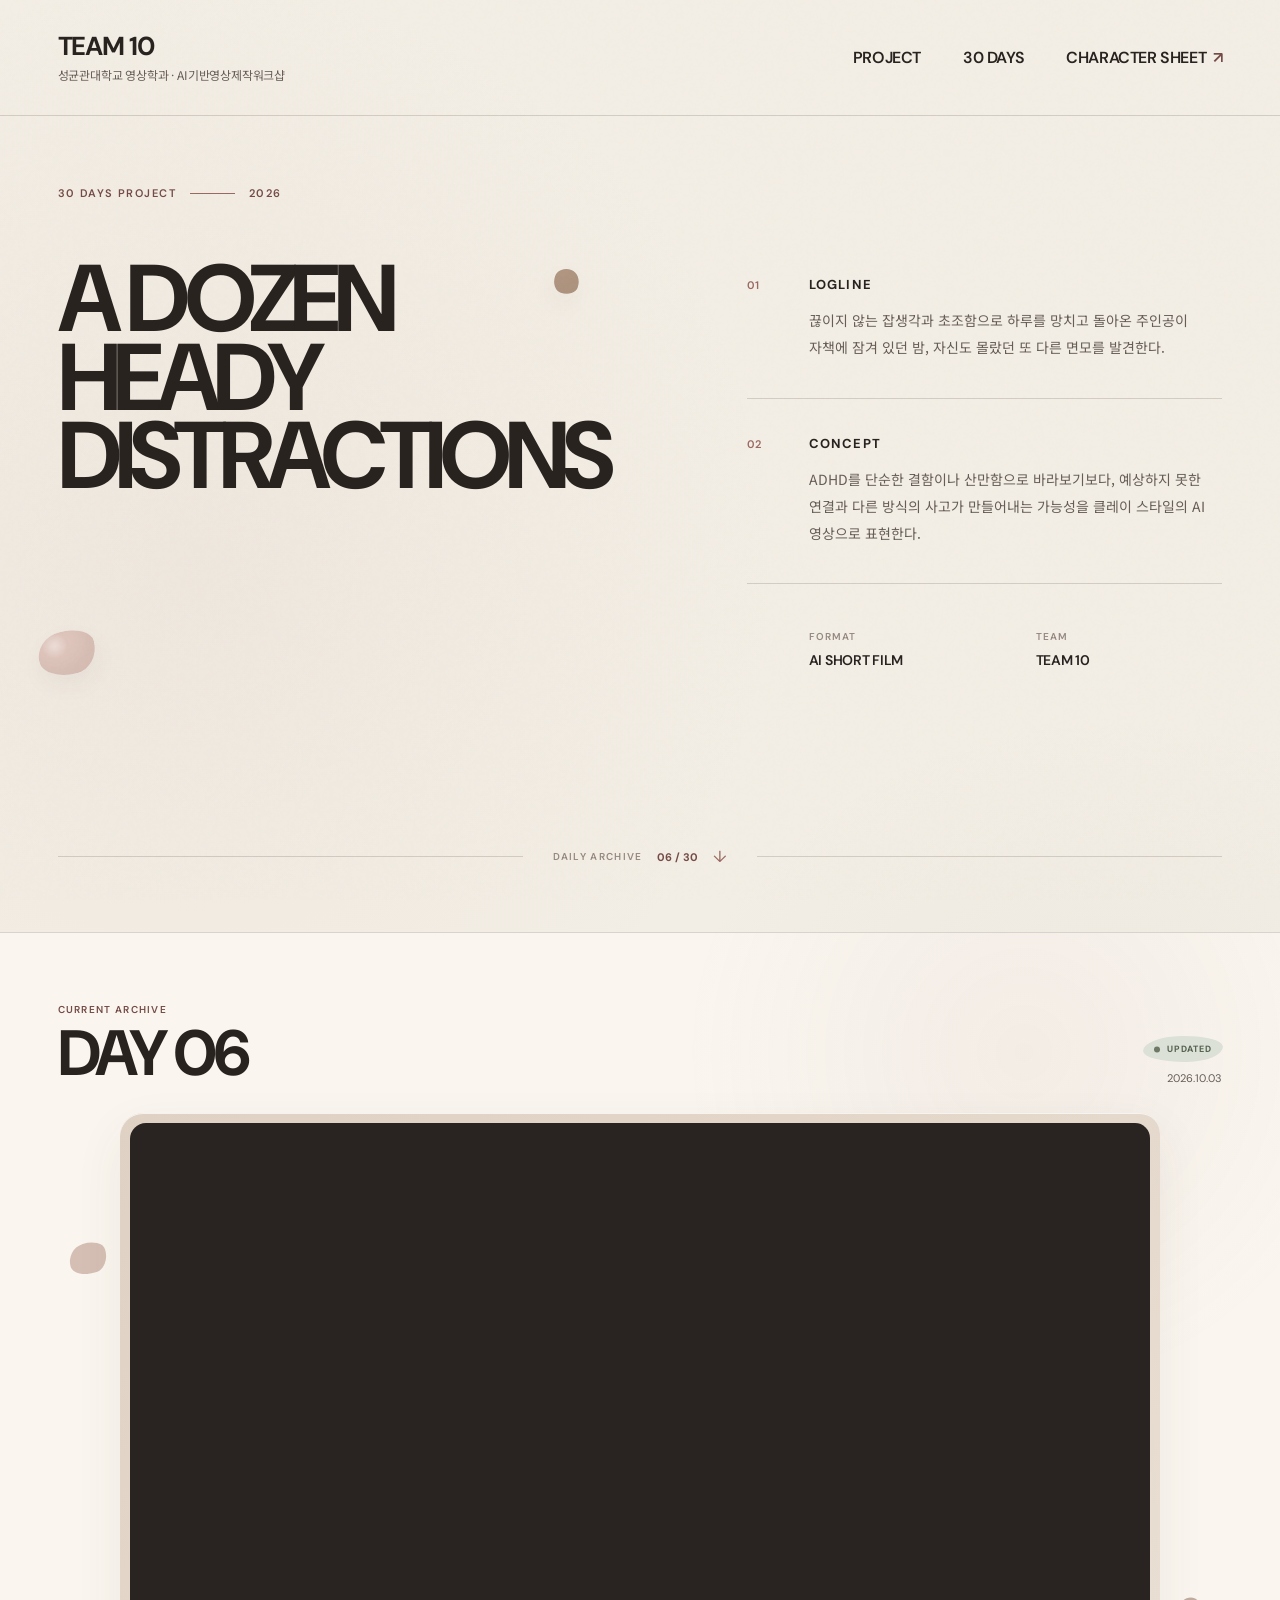
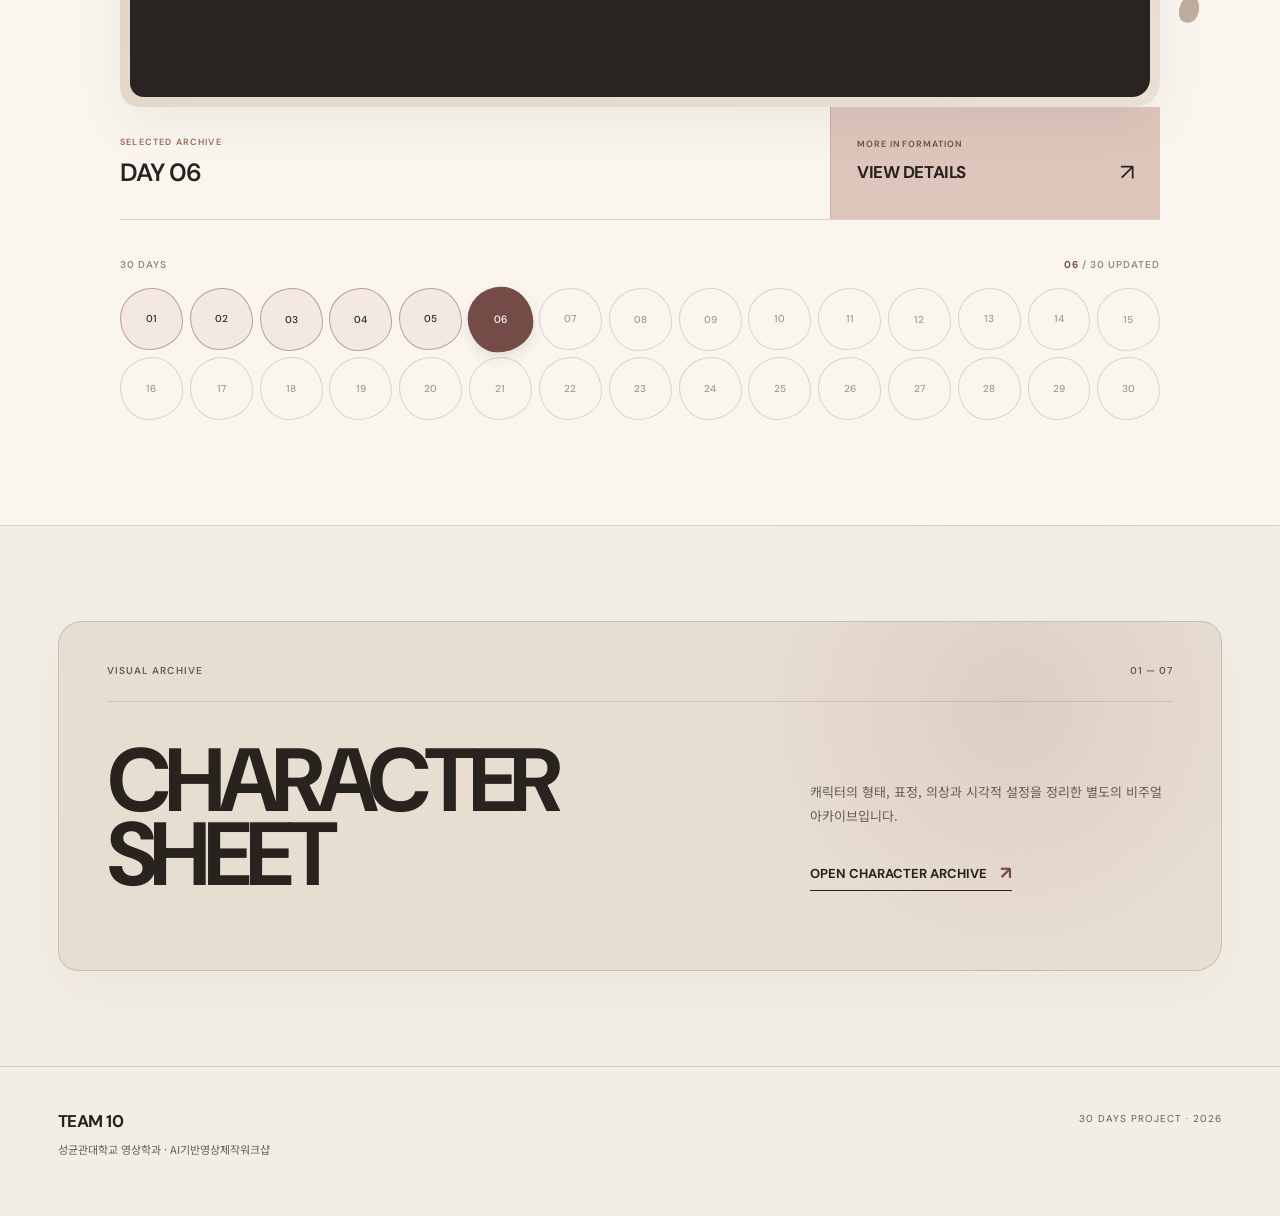
<file: index.html>
<!DOCTYPE html>
<html lang="ko">
<head>
  <meta charset="UTF-8">
  <meta name="viewport" content="width=device-width, initial-scale=1.0">

  <title>TEAM 10 — 30 DAYS PROJECT</title>

  <link rel="preconnect" href="https://fonts.googleapis.com">
  <link rel="preconnect" href="https://fonts.gstatic.com" crossorigin>

  <link
    href="https://fonts.googleapis.com/css2?family=DM+Sans:wght@400;500;600;700&family=Noto+Sans+KR:wght@400;500;600;700&display=swap"
    rel="stylesheet"
  >

  <link rel="stylesheet" href="./style.css">
</head>

<body>

  <div class="page-noise"></div>

  <!-- HEADER -->
  <header class="site-header">

    <a href="./index.html" class="brand">
      <strong>TEAM 10</strong>
      <span>성균관대학교 영상학과 · AI기반영상제작워크샵</span>
    </a>

    <nav class="main-nav">
      <a href="#project">PROJECT</a>
      <a href="#archive">30 DAYS</a>
      <a href="./character.html">CHARACTER SHEET <span>↗</span></a>
    </nav>

  </header>


  <main>

    <!-- ==================================================
         PROJECT
    =================================================== -->

    <section class="project-section" id="project">

      <div class="project-kicker">
        <span>30 DAYS PROJECT</span>
        <span class="kicker-line"></span>
        <span>2026</span>
      </div>


      <div class="project-layout">

        <!-- LEFT -->
        <div class="project-title-area">

          <h1>
            A DOZEN<br>
            HEADY<br>
            DISTRACTIONS
          </h1>

          <div class="clay-mark clay-mark-one"></div>
          <div class="clay-mark clay-mark-two"></div>

        </div>


        <!-- RIGHT -->
        <div class="project-copy">

          <article class="project-copy-block">

            <span class="copy-index">01</span>

            <div>
              <span class="copy-title">LOGLINE</span>

              <p>
                끊이지 않는 잡생각과 초조함으로 하루를 망치고 돌아온
                주인공이 자책에 잠겨 있던 밤, 자신도 몰랐던 또 다른
                면모를 발견한다.
              </p>
            </div>

          </article>


          <article class="project-copy-block">

            <span class="copy-index">02</span>

            <div>
              <span class="copy-title">CONCEPT</span>

              <p>
                ADHD를 단순한 결함이나 산만함으로 바라보기보다,
                예상하지 못한 연결과 다른 방식의 사고가 만들어내는
                가능성을 클레이 스타일의 AI 영상으로 표현한다.
              </p>
            </div>

          </article>


          <div class="project-meta">

            <div>
              <span>FORMAT</span>
              <strong>AI SHORT FILM</strong>
            </div>

            <div>
              <span>TEAM</span>
              <strong>TEAM 10</strong>
            </div>

          </div>

        </div>

      </div>

    </section>


    <!-- TRANSITION -->

    <div class="archive-transition">

      <div class="transition-line"></div>

      <div class="transition-center">
        <span>DAILY ARCHIVE</span>
        <strong id="transitionProgress">02 / 30</strong>
        <span class="down-arrow">↓</span>
      </div>

      <div class="transition-line"></div>

    </div>



    <!-- ==================================================
         DAILY ARCHIVE
    =================================================== -->

    <section class="archive-section" id="archive">

      <div class="archive-head">

        <div>
          <span class="archive-eyebrow">CURRENT ARCHIVE</span>
          <h2 id="archiveDay">DAY 02</h2>
        </div>

        <div class="archive-status">

          <span class="status-stamp" id="statusStamp">
            <i></i>
            UPDATED
          </span>

          <span id="archiveDate">
            2026.09.29
          </span>

        </div>

      </div>


      <!-- VIDEO -->

      <div class="video-stage">

        <div class="video-decoration decoration-a"></div>
        <div class="video-decoration decoration-b"></div>

        <div class="video-shell">
          <div id="videoContainer" class="video-container"></div>
        </div>

      </div>


      <!-- VIDEO INFO -->

      <div class="archive-info">

        <div class="archive-info-left">

          <span class="archive-small">
            SELECTED ARCHIVE
          </span>

          <strong id="archiveTitle">
            DAY 02
          </strong>

        </div>


        <button
          type="button"
          class="view-details"
          id="viewDetails"
        >

          <span class="details-label">
            MORE INFORMATION
          </span>

          <span class="details-text">
            VIEW DETAILS
            <b>↗</b>
          </span>

        </button>

      </div>



      <!-- DAY SELECTOR -->

      <div class="day-navigation">

        <div class="day-navigation-head">

          <span>30 DAYS</span>

          <span>
            <strong id="completedDays">02</strong>
            / 30 UPDATED
          </span>

        </div>


        <div class="day-grid" id="dayGrid"></div>

      </div>

    </section>



    <!-- ==================================================
         CHARACTER SHEET CTA
    =================================================== -->

    <section class="character-preview">

      <a href="./character.html" class="character-preview-card">

        <div class="character-preview-top">

          <span>VISUAL ARCHIVE</span>

          <span>01 — 07</span>

        </div>


        <div class="character-preview-content">

          <div>
            <h2>
              CHARACTER<br>
              SHEET
            </h2>
          </div>


          <div class="character-preview-copy">

            <p>
              캐릭터의 형태, 표정, 의상과 시각적 설정을
              정리한 별도의 비주얼 아카이브입니다.
            </p>

            <span class="open-character">
              OPEN CHARACTER ARCHIVE
              <b>↗</b>
            </span>

          </div>

        </div>

      </a>

    </section>

  </main>



  <!-- ==================================================
       DETAIL OVERLAY
  =================================================== -->

  <div
    class="detail-overlay"
    id="detailOverlay"
    aria-hidden="true"
  >

    <div class="detail-page">

      <header class="detail-header">

        <div>

          <span class="detail-kicker">
            PROCESS ARCHIVE
          </span>

          <h2 id="detailDay">
            DAY 02
          </h2>

          <span class="detail-date" id="detailDate">
            2026.09.29
          </span>

        </div>


        <button
          type="button"
          class="detail-close"
          id="detailClose"
          aria-label="close"
        >
          ×
        </button>

      </header>



      <div class="detail-sections">

        <!-- 01 -->

        <section class="detail-section">

          <span class="detail-number">01</span>

          <div class="detail-copy">

            <span class="detail-label">
              DESCRIPTION
            </span>

            <p id="detailDescription"></p>

          </div>

        </section>


        <!-- 02 -->

        <section class="detail-section">

          <span class="detail-number">02</span>

          <div class="detail-copy">

            <span class="detail-label">
              PROMPT
            </span>

            <p id="detailPrompt"></p>


            <a
              href="#"
              target="_blank"
              class="prompt-file"
              id="promptFile"
            >

              <div class="pdf-mark">
                PDF
              </div>

              <div class="prompt-file-copy">

                <strong>
                  VIEW PROMPT FILE
                </strong>

                <span id="promptFileName">
                  PROMPT DOCUMENT
                </span>

              </div>

              <b>↗</b>

            </a>

          </div>

        </section>


        <!-- 03 -->

        <section class="detail-section">

          <span class="detail-number">03</span>

          <div class="detail-copy">

            <span class="detail-label">
              NOTE
            </span>

            <p id="detailNote"></p>

          </div>

        </section>

      </div>


      <div class="detail-navigation">

        <button
          type="button"
          id="previousDay"
        >
          ← PREVIOUS DAY
        </button>

        <button
          type="button"
          id="nextDay"
        >
          NEXT DAY →
        </button>

      </div>

    </div>

  </div>



  <!-- FOOTER -->

  <footer class="site-footer">

    <div>
      <strong>TEAM 10</strong>
      <span>
        성균관대학교 영상학과 · AI기반영상제작워크샵
      </span>
    </div>

    <span>
      30 DAYS PROJECT · 2026
    </span>

  </footer>


  <script src="./data.js"></script>
  <script src="./script.js"></script>

</body>
</html>
</file>
<file: style.css>
/* =========================================================
   VARIABLES
========================================================= */

:root {
  --paper: #f3eee5;
  --paper-light: #faf6ef;
  --paper-dark: #e8ded1;

  --ink: #292320;
  --ink-soft: #665d57;
  --ink-faint: #958a82;

  --line: rgba(73, 60, 53, 0.19);

  --clay: #9a6961;
  --clay-dark: #744b46;
  --clay-light: #dfc6bd;

  --mud: #756358;
  --sage: #6f7867;

  --font-en: "DM Sans", sans-serif;
  --font-ko: "Noto Sans KR", sans-serif;
}


/* =========================================================
   RESET
========================================================= */

* {
  box-sizing: border-box;
}

html {
  scroll-behavior: smooth;
}

body {
  margin: 0;

  background:
    radial-gradient(
      circle at 15% 20%,
      rgba(154, 105, 97, 0.055),
      transparent 24%
    ),
    radial-gradient(
      circle at 87% 43%,
      rgba(117, 99, 88, 0.05),
      transparent 26%
    ),
    var(--paper);

  color: var(--ink);

  font-family: var(--font-ko);

  -webkit-font-smoothing: antialiased;

  overflow-x: hidden;
}

body.detail-open {
  overflow: hidden;
}

button,
input {
  font: inherit;
}

button {
  color: inherit;
}

a {
  color: inherit;
  text-decoration: none;
}

img {
  display: block;
  max-width: 100%;
}


/* =========================================================
   SUBTLE MATERIAL TEXTURE
========================================================= */

.page-noise {
  position: fixed;
  inset: 0;

  z-index: 9999;

  pointer-events: none;

  opacity: 0.24;

  mix-blend-mode: multiply;

  background-image:
    url("data:image/svg+xml,%3Csvg viewBox='0 0 180 180' xmlns='http://www.w3.org/2000/svg'%3E%3Cfilter id='noise'%3E%3CfeTurbulence type='fractalNoise' baseFrequency='.72' numOctaves='4' stitchTiles='stitch'/%3E%3C/filter%3E%3Crect width='100%25' height='100%25' filter='url(%23noise)' opacity='.035'/%3E%3C/svg%3E");
}


/* =========================================================
   HEADER
========================================================= */

.site-header {
  min-height: 116px;

  padding: 24px 4.5vw;

  display: flex;
  align-items: center;
  justify-content: space-between;

  border-bottom: 1px solid var(--line);

  position: relative;
  z-index: 20;
}


.brand {
  display: flex;
  flex-direction: column;

  gap: 7px;
}


.brand strong {
  font-family: var(--font-en);

  font-size: 26px;
  line-height: 1;

  font-weight: 700;

  letter-spacing: -0.045em;
}


.brand span {
  font-size: 12px;

  color: var(--ink-soft);

  letter-spacing: -0.015em;
}


.main-nav {
  display: flex;
  align-items: center;

  gap: 42px;
}


.main-nav a {
  position: relative;

  font-family: var(--font-en);

  font-size: 16px;
  font-weight: 600;

  letter-spacing: -0.025em;
}


.main-nav a span {
  margin-left: 3px;

  color: var(--clay-dark);
}


.main-nav a::after {
  content: "";

  position: absolute;

  left: 0;
  bottom: -7px;

  width: 0;
  height: 2px;

  background: var(--clay);

  transition: width 0.25s ease;
}


.main-nav a:hover::after {
  width: 100%;
}


/* =========================================================
   PROJECT
========================================================= */

.project-section {
  min-height: 730px;

  padding: 70px 4.5vw 110px;

  position: relative;
}


.project-kicker {
  display: flex;
  align-items: center;

  gap: 14px;

  margin-bottom: 60px;

  font-family: var(--font-en);

  font-size: 11px;
  font-weight: 600;

  letter-spacing: 0.13em;

  color: var(--clay-dark);
}


.kicker-line {
  width: 45px;
  height: 1px;

  background: var(--clay);
}


.project-layout {
  display: grid;

  grid-template-columns:
    minmax(480px, 0.92fr)
    minmax(440px, 0.78fr);

  justify-content: space-between;

  gap: 10vw;

  max-width: 1500px;

  margin: 0 auto;
}


.project-title-area {
  position: relative;

  min-height: 430px;
}


.project-title-area h1 {
  margin: 0;

  position: relative;
  z-index: 2;

  font-family: var(--font-en);

  font-size: clamp(72px, 7.4vw, 122px);
  font-weight: 700;

  line-height: 0.83;

  letter-spacing: -0.075em;
}


/* CLAY-LIKE ABSTRACT MARKS */

.clay-mark {
  position: absolute;

  pointer-events: none;

  background:
    radial-gradient(
      circle at 32% 28%,
      rgba(255,255,255,0.4),
      transparent 25%
    ),
    var(--clay-light);

  box-shadow:
    inset -8px -10px 18px rgba(92, 60, 54, 0.08),
    0 10px 25px rgba(80, 59, 51, 0.05);
}


.clay-mark-one {
  width: 58px;
  height: 44px;

  left: -20px;
  bottom: 15px;

  border-radius:
    46% 54% 42% 58% /
    55% 38% 62% 45%;

  transform: rotate(-14deg);
}


.clay-mark-two {
  width: 25px;
  height: 25px;

  right: 7%;
  top: 2%;

  background: #b49a85;

  border-radius:
    54% 46% 58% 42% /
    44% 58% 42% 56%;

  transform: rotate(18deg);
}


.project-copy {
  padding-top: 16px;

  max-width: 570px;

  margin-left: auto;
}


.project-copy-block {
  display: grid;

  grid-template-columns: 42px 1fr;

  gap: 20px;

  padding: 0 0 36px;

  margin-bottom: 36px;

  border-bottom: 1px solid var(--line);
}


.copy-index {
  padding-top: 2px;

  font-family: var(--font-en);

  font-size: 11px;
  font-weight: 600;

  color: var(--clay);
}


.copy-title {
  display: block;

  margin-bottom: 14px;

  font-family: var(--font-en);

  font-size: 13px;
  font-weight: 700;

  letter-spacing: 0.09em;
}


.project-copy-block p {
  margin: 0;

  max-width: 500px;

  font-size: 14px;
  line-height: 1.95;

  font-weight: 400;

  color: var(--ink-soft);

  word-break: keep-all;
}


.project-meta {
  display: grid;

  grid-template-columns: 1fr 1fr;

  gap: 40px;

  padding-left: 62px;

  margin-top: 46px;
}


.project-meta div {
  display: flex;
  flex-direction: column;

  gap: 8px;
}


.project-meta span {
  font-family: var(--font-en);

  font-size: 10px;
  font-weight: 600;

  letter-spacing: 0.11em;

  color: var(--ink-faint);
}


.project-meta strong {
  font-family: var(--font-en);

  font-size: 14px;
  font-weight: 600;

  letter-spacing: -0.02em;
}


/* =========================================================
   ARCHIVE TRANSITION
========================================================= */

.archive-transition {
  max-width: 1500px;

  margin: 0 auto;

  padding: 0 4.5vw 65px;

  display: grid;

  grid-template-columns: 1fr auto 1fr;

  align-items: center;

  gap: 30px;
}


.transition-line {
  height: 1px;

  background: var(--line);
}


.transition-center {
  display: flex;
  align-items: center;

  gap: 15px;

  font-family: var(--font-en);
}


.transition-center > span:first-child {
  font-size: 10px;
  font-weight: 600;

  letter-spacing: 0.13em;

  color: var(--ink-faint);
}


.transition-center strong {
  font-size: 11px;

  color: var(--clay-dark);
}


.down-arrow {
  font-size: 16px;

  color: var(--clay);
}


/* =========================================================
   ARCHIVE
========================================================= */

.archive-section {
  padding: 70px 4.5vw 105px;

  border-top: 1px solid var(--line);
  border-bottom: 1px solid var(--line);

  background:
    radial-gradient(
      circle at 80% 10%,
      rgba(154,105,97,0.07),
      transparent 23%
    ),
    var(--paper-light);
}


.archive-head {
  max-width: 1180px;

  margin: 0 auto 28px;

  display: flex;
  justify-content: space-between;
  align-items: flex-end;
}


.archive-eyebrow {
  display: block;

  margin-bottom: 8px;

  font-family: var(--font-en);

  font-size: 10px;
  font-weight: 600;

  letter-spacing: 0.13em;

  color: var(--clay-dark);
}


.archive-head h2 {
  margin: 0;

  font-family: var(--font-en);

  font-size: clamp(42px, 5vw, 68px);

  line-height: 0.95;

  font-weight: 700;

  letter-spacing: -0.06em;
}


.archive-status {
  display: flex;
  flex-direction: column;

  align-items: flex-end;

  gap: 9px;

  font-family: var(--font-en);

  font-size: 11px;

  color: var(--ink-soft);
}


.status-stamp {
  display: inline-flex;
  align-items: center;

  gap: 7px;

  padding: 7px 11px;

  border-radius:
    48% 52% 45% 55% /
    55% 43% 57% 45%;

  background: #dce1d7;

  color: #53604f;

  font-family: var(--font-en);

  font-size: 9px;
  font-weight: 700;

  letter-spacing: 0.09em;

  transform: rotate(-1deg);
}


.status-stamp i {
  width: 6px;
  height: 6px;

  display: block;

  border-radius: 50%;

  background: var(--sage);
}


/* =========================================================
   VIDEO
========================================================= */

.video-stage {
  max-width: 1180px;

  margin: 0 auto;

  position: relative;
}


.video-shell {
  width: min(100%, 1040px);

  margin: 0 auto;

  padding: 10px;

  position: relative;
  z-index: 2;

  border-radius: 23px 20px 25px 19px;

  background:
    linear-gradient(
      145deg,
      #dfd1c3,
      #eadfd4
    );

  box-shadow:
    0 18px 50px rgba(73, 53, 44, 0.07),
    inset 0 1px rgba(255,255,255,0.7);
}


.video-container {
  overflow: hidden;

  width: 100%;

  aspect-ratio: 16 / 9;

  border-radius: 16px 15px 18px 14px;

  background: #292422;
}


.video-container iframe {
  display: block;

  width: 100%;
  height: 100%;

  border: 0;
}


.video-placeholder {
  width: 100%;
  height: 100%;

  display: flex;
  flex-direction: column;

  align-items: center;
  justify-content: center;

  gap: 9px;

  color: #eee6dd;
}


.video-placeholder span {
  font-family: var(--font-en);

  font-size: 10px;
  font-weight: 600;

  letter-spacing: 0.14em;

  color: #baaaa1;
}


.video-placeholder strong {
  font-family: var(--font-en);

  font-size: 20px;

  letter-spacing: -0.03em;
}


.video-decoration {
  position: absolute;

  z-index: 1;

  opacity: 0.7;
}


.decoration-a {
  width: 38px;
  height: 31px;

  left: 1%;
  top: 22%;

  background: #c6a99c;

  border-radius:
    48% 52% 41% 59% /
    60% 38% 62% 40%;

  transform: rotate(-17deg);
}


.decoration-b {
  width: 20px;
  height: 26px;

  right: 2%;
  bottom: 14%;

  background: #a88e7d;

  border-radius:
    56% 44% 52% 48% /
    42% 60% 40% 58%;

  transform: rotate(23deg);
}


/* =========================================================
   ARCHIVE INFO
========================================================= */

.archive-info {
  width: min(100%, 1040px);

  margin: 0 auto;

  display: grid;

  grid-template-columns: 1fr 330px;

  border-bottom: 1px solid var(--line);
}


.archive-info-left {
  padding: 29px 0 30px;
}


.archive-small {
  display: block;

  margin-bottom: 8px;

  font-family: var(--font-en);

  font-size: 9px;
  font-weight: 600;

  letter-spacing: 0.13em;

  color: var(--clay);
}


.archive-info-left strong {
  font-family: var(--font-en);

  font-size: 25px;
  font-weight: 600;

  letter-spacing: -0.04em;
}


.view-details {
  border: 0;
  border-left: 1px solid rgba(116,75,70,0.2);

  padding: 20px 26px;

  background: var(--clay-light);

  cursor: pointer;

  display: flex;
  flex-direction: column;

  align-items: flex-start;
  justify-content: center;

  text-align: left;

  transition:
    background 0.25s ease,
    color 0.25s ease,
    transform 0.25s ease;
}


.details-label {
  margin-bottom: 7px;

  font-family: var(--font-en);

  font-size: 9px;
  font-weight: 600;

  letter-spacing: 0.12em;

  color: var(--clay-dark);
}


.details-text {
  width: 100%;

  display: flex;
  align-items: center;
  justify-content: space-between;

  font-family: var(--font-en);

  font-size: 17px;
  font-weight: 700;

  letter-spacing: -0.025em;
}


.details-text b {
  font-size: 23px;
  font-weight: 400;

  transition: transform 0.25s ease;
}


.view-details:hover {
  background: var(--clay-dark);

  color: #fff;
}


.view-details:hover .details-label {
  color: #e8d7d2;
}


.view-details:hover .details-text b {
  transform: translate(4px, -4px);
}


/* =========================================================
   DAY NAVIGATION
========================================================= */

.day-navigation {
  width: min(100%, 1040px);

  margin: 38px auto 0;
}


.day-navigation-head {
  margin-bottom: 17px;

  display: flex;
  justify-content: space-between;

  font-family: var(--font-en);

  font-size: 10px;
  font-weight: 600;

  letter-spacing: 0.1em;

  color: var(--ink-faint);
}


.day-navigation-head strong {
  color: var(--clay-dark);
}


.day-grid {
  display: grid;

  grid-template-columns: repeat(15, 1fr);

  gap: 7px;
}


.day-button {
  aspect-ratio: 1;

  padding: 0;

  border: 1px solid var(--line);

  border-radius:
    52% 48% 55% 45% /
    48% 55% 45% 52%;

  background: transparent;

  cursor: pointer;

  font-family: var(--font-en);

  font-size: 10px;
  font-weight: 500;

  color: #a19790;

  transition:
    transform 0.2s ease,
    background 0.2s ease,
    border-color 0.2s ease,
    color 0.2s ease;
}


.day-button:nth-child(3n) {
  transform: rotate(1deg);
}


.day-button:nth-child(4n) {
  transform: rotate(-1deg);
}


.day-button.available {
  border-color: #b6a098;

  color: var(--ink);

  background: rgba(223,198,189,0.28);
}


.day-button:hover {
  transform: translateY(-2px);

  border-color: var(--clay);
}


.day-button.active {
  background: var(--clay-dark);

  border-color: var(--clay-dark);

  color: white;

  transform: rotate(-2deg) scale(1.04);

  box-shadow: 0 5px 12px rgba(78,52,48,0.12);
}


/* =========================================================
   CHARACTER PREVIEW
========================================================= */

.character-preview {
  padding: 95px 4.5vw;
}


.character-preview-card {
  max-width: 1280px;
  min-height: 350px;

  margin: 0 auto;

  padding: 42px 48px 48px;

  display: block;

  border: 1px solid var(--line);

  border-radius: 24px 21px 27px 20px;

  background:
    radial-gradient(
      circle at 82% 25%,
      rgba(154,105,97,0.13),
      transparent 25%
    ),
    #e7ddd1;

  box-shadow:
    0 18px 50px rgba(76,57,47,0.04);

  transition:
    transform 0.3s ease,
    box-shadow 0.3s ease;
}


.character-preview-card:hover {
  transform: translateY(-4px);

  box-shadow:
    0 24px 60px rgba(76,57,47,0.08);
}


.character-preview-top {
  display: flex;
  justify-content: space-between;

  padding-bottom: 24px;

  border-bottom: 1px solid rgba(76,60,52,0.15);

  font-family: var(--font-en);

  font-size: 10px;
  font-weight: 600;

  letter-spacing: 0.11em;

  color: var(--ink-soft);
}


.character-preview-content {
  display: grid;

  grid-template-columns: 1.15fr 0.65fr;

  gap: 60px;

  padding-top: 42px;
}


.character-preview h2 {
  margin: 0;

  font-family: var(--font-en);

  font-size: clamp(58px, 7vw, 100px);
  font-weight: 700;

  line-height: 0.82;

  letter-spacing: -0.07em;
}


.character-preview-copy {
  display: flex;
  flex-direction: column;

  justify-content: flex-end;
  align-items: flex-start;
}


.character-preview-copy p {
  max-width: 390px;

  margin: 0 0 32px;

  font-size: 13px;
  line-height: 1.9;

  color: var(--ink-soft);

  word-break: keep-all;
}


.open-character {
  display: inline-flex;
  align-items: center;

  gap: 13px;

  padding-bottom: 5px;

  border-bottom: 1px solid var(--ink);

  font-family: var(--font-en);

  font-size: 13px;
  font-weight: 700;
}


.open-character b {
  color: var(--clay-dark);

  font-size: 18px;
}


/* =========================================================
   DETAIL OVERLAY
========================================================= */

.detail-overlay {
  position: fixed;

  inset: 0;

  z-index: 100;

  display: flex;
  justify-content: flex-end;

  background: rgba(37,31,28,0.58);

  backdrop-filter: blur(5px);

  opacity: 0;
  visibility: hidden;

  transition:
    opacity 0.3s ease,
    visibility 0.3s ease;
}


.detail-overlay.open {
  opacity: 1;
  visibility: visible;
}


.detail-page {
  width: min(760px, 94vw);
  height: 100%;

  overflow-y: auto;

  background:
    radial-gradient(
      circle at 90% 10%,
      rgba(154,105,97,0.08),
      transparent 22%
    ),
    var(--paper-light);

  transform: translateX(100%);

  transition:
    transform 0.42s cubic-bezier(.2,.8,.2,1);
}


.detail-overlay.open .detail-page {
  transform: translateX(0);
}


.detail-header {
  min-height: 210px;

  padding: 45px;

  display: flex;
  justify-content: space-between;
  align-items: flex-start;

  border-bottom: 1px solid var(--line);

  background: #e8ddd1;
}


.detail-kicker {
  display: block;

  margin-bottom: 13px;

  font-family: var(--font-en);

  font-size: 10px;
  font-weight: 600;

  letter-spacing: 0.13em;

  color: var(--clay-dark);
}


.detail-header h2 {
  margin: 0 0 10px;

  font-family: var(--font-en);

  font-size: 48px;
  font-weight: 700;

  line-height: 1;

  letter-spacing: -0.055em;
}


.detail-date {
  font-family: var(--font-en);

  font-size: 11px;

  color: var(--ink-soft);
}


.detail-close {
  width: 43px;
  height: 43px;

  border: 1px solid var(--line);

  border-radius: 50%;

  background: rgba(255,255,255,0.15);

  cursor: pointer;

  font-family: var(--font-en);

  font-size: 26px;
  line-height: 1;

  transition:
    background 0.2s ease,
    color 0.2s ease;
}


.detail-close:hover {
  background: var(--ink);

  color: white;
}


/* =========================================================
   DETAIL SECTIONS
========================================================= */

.detail-sections {
  padding: 0 45px;
}


.detail-section {
  display: grid;

  grid-template-columns: 55px 1fr;

  gap: 22px;

  padding: 47px 0;

  border-bottom: 1px solid var(--line);
}


.detail-number {
  padding-top: 2px;

  font-family: var(--font-en);

  font-size: 11px;
  font-weight: 600;

  color: var(--clay);
}


.detail-label {
  display: block;

  margin-bottom: 18px;

  font-family: var(--font-en);

  font-size: 13px;
  font-weight: 700;

  letter-spacing: 0.09em;
}


.detail-copy p {
  margin: 0;

  max-width: 540px;

  white-space: pre-line;

  font-size: 13px;
  font-weight: 400;

  line-height: 1.95;

  color: var(--ink-soft);

  word-break: keep-all;
}


/* =========================================================
   PDF
========================================================= */

.prompt-file {
  margin-top: 27px;

  min-height: 78px;

  padding: 14px;

  display: grid;

  grid-template-columns: 49px 1fr 30px;

  gap: 15px;

  align-items: center;

  border: 1px solid var(--line);

  border-radius: 13px;

  background: #efe6dc;

  transition:
    background 0.2s ease,
    border-color 0.2s ease,
    transform 0.2s ease;
}


.prompt-file:hover {
  background: var(--clay-light);

  border-color: #c5aaa2;

  transform: translateY(-2px);
}


.pdf-mark {
  width: 49px;
  height: 49px;

  display: flex;
  align-items: center;
  justify-content: center;

  border-radius:
    10px 8px 11px 9px;

  background: var(--clay-dark);

  color: white;

  font-family: var(--font-en);

  font-size: 9px;
  font-weight: 700;

  letter-spacing: 0.06em;
}


.prompt-file-copy {
  display: flex;
  flex-direction: column;

  gap: 5px;
}


.prompt-file-copy strong {
  font-family: var(--font-en);

  font-size: 12px;
  font-weight: 700;
}


.prompt-file-copy span {
  font-family: var(--font-en);

  font-size: 9px;

  letter-spacing: 0.07em;

  color: var(--ink-soft);
}


.prompt-file > b {
  font-size: 20px;
  font-weight: 400;
}


/* =========================================================
   DETAIL NAVIGATION
========================================================= */

.detail-navigation {
  margin-top: 30px;

  display: grid;

  grid-template-columns: 1fr 1fr;
}


.detail-navigation button {
  min-height: 72px;

  border: 0;
  border-top: 1px solid var(--line);

  background: transparent;

  cursor: pointer;

  font-family: var(--font-en);

  font-size: 11px;
  font-weight: 600;

  letter-spacing: 0.03em;
}


.detail-navigation button + button {
  border-left: 1px solid var(--line);
}


.detail-navigation button:hover:not(:disabled) {
  background: #e9dfd4;
}


.detail-navigation button:disabled {
  opacity: 0.25;

  cursor: default;
}


/* =========================================================
   FOOTER
========================================================= */

.site-footer {
  min-height: 150px;

  padding: 43px 4.5vw;

  display: flex;
  align-items: flex-start;
  justify-content: space-between;

  border-top: 1px solid var(--line);
}


.site-footer > div {
  display: flex;
  flex-direction: column;

  gap: 8px;
}


.site-footer strong {
  font-family: var(--font-en);

  font-size: 17px;
  font-weight: 700;

  letter-spacing: -0.03em;
}


.site-footer span {
  font-size: 11px;

  line-height: 1.7;

  color: var(--ink-soft);
}


.site-footer > span {
  font-family: var(--font-en);

  font-size: 10px;

  letter-spacing: 0.1em;
}


/* =========================================================
   TABLET
========================================================= */

@media (max-width: 950px) {

  .project-layout {
    grid-template-columns: 1fr;

    gap: 70px;
  }

  .project-copy {
    margin-left: 0;

    max-width: 650px;
  }

  .project-title-area {
    min-height: auto;
  }

  .project-title-area h1 {
    font-size: clamp(68px, 13vw, 120px);
  }

  .project-meta {
    padding-left: 62px;
  }

  .archive-info {
    grid-template-columns: 1fr 290px;
  }

  .day-grid {
    grid-template-columns: repeat(10, 1fr);
  }

  .character-preview-content {
    grid-template-columns: 1fr;

    gap: 45px;
  }

}


/* =========================================================
   MOBILE
========================================================= */

@media (max-width: 650px) {

  .site-header {
    min-height: 88px;

    padding: 18px 20px;

    align-items: flex-start;
  }

  .brand strong {
    font-size: 21px;
  }

  .brand span {
    display: none;
  }

  .main-nav {
    gap: 14px;
  }

  .main-nav a {
    font-size: 10px;
  }

  .main-nav a:first-child {
    display: none;
  }


  .project-section {
    min-height: auto;

    padding: 55px 20px 80px;
  }

  .project-kicker {
    margin-bottom: 40px;
  }

  .project-title-area h1 {
    font-size: 16.5vw;
  }

  .project-copy-block {
    grid-template-columns: 35px 1fr;
  }

  .project-meta {
    padding-left: 0;

    grid-template-columns: 1fr;

    gap: 24px;
  }


  .archive-transition {
    padding:
      0 20px 50px;

    gap: 15px;
  }

  .transition-center > span:first-child {
    display: none;
  }


  .archive-section {
    padding: 55px 20px 80px;
  }

  .archive-head {
    align-items: flex-start;
  }

  .archive-head h2 {
    font-size: 43px;
  }

  .archive-info {
    grid-template-columns: 1fr;
  }

  .view-details {
    min-height: 100px;

    border-left: 0;
    border-top: 1px solid rgba(116,75,70,0.2);
  }

  .day-grid {
    grid-template-columns: repeat(6, 1fr);
  }


  .character-preview {
    padding: 70px 20px;
  }

  .character-preview-card {
    padding: 30px;

    min-height: 420px;
  }

  .character-preview h2 {
    font-size: 15vw;
  }


  .detail-header {
    min-height: 180px;

    padding: 30px 25px;
  }

  .detail-header h2 {
    font-size: 39px;
  }

  .detail-sections {
    padding: 0 25px;
  }

  .detail-section {
    grid-template-columns: 38px 1fr;

    gap: 12px;
  }


  .site-footer {
    padding: 35px 20px;

    flex-direction: column;

    gap: 28px;
  }

}
</file>
